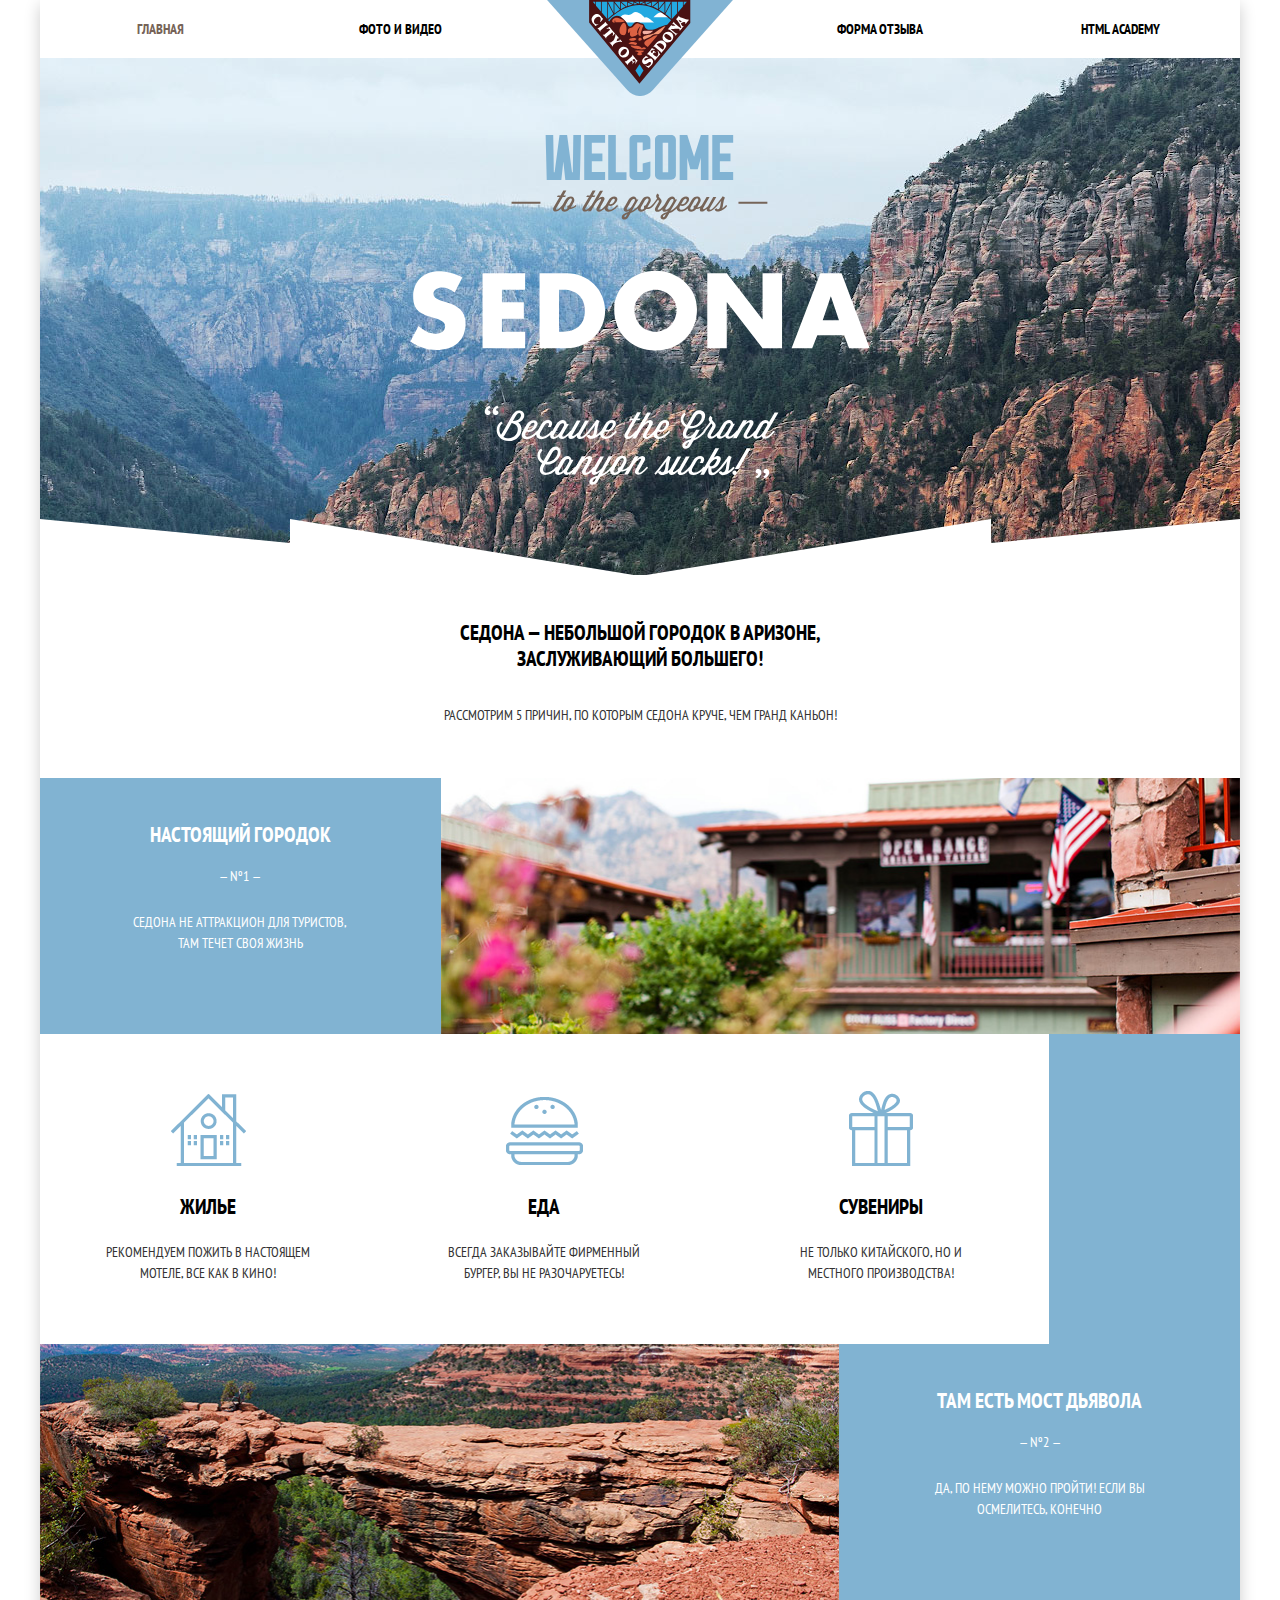
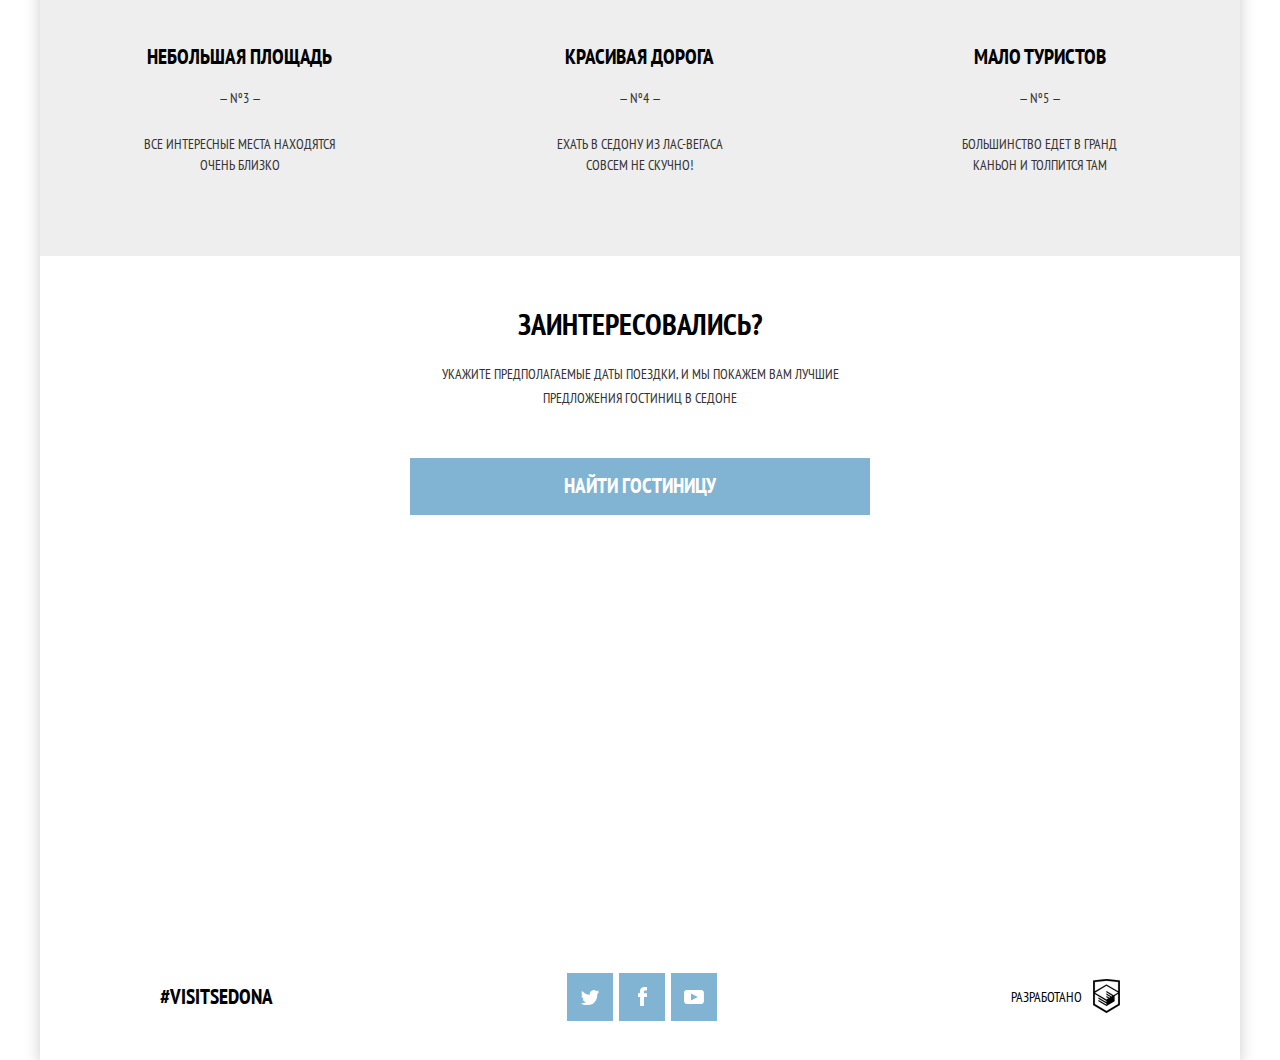
<file: index.html>
<!DOCTYPE html>
<html lang="ru">

<head>
    <meta charset="UTF-8">
    <meta name="viewport" content="width=device-width, initial-scale=1.0">
    <meta http-equiv="X-UA-Compatible" content="ie=edge">
    <title>Sedona</title>
    <link rel="preload" href="fonts/pt-sans-narrow-v11-latin_cyrillic-700.woff2" as="font">
    <link rel="preload" href="fonts/pt-sans-narrow-v11-latin_cyrillic-regular.woff2" as="font">
    <link href="css/normalize.css" rel="stylesheet">
    <link href="css/style.min.css" rel="stylesheet">
</head>

<body class="container">
    <header class="page-header">
        <p class="page-header__logo">
            <picture>
                <source srcset="img/logotype-desktop.svg" media="(min-width: 1200px)">
                <img class="page-header__logo-image" src="img/logotype-mobile.svg" width="102" height="83"
                    alt="Логотип">
            </picture>
        </p>
        <nav class="main-nav main-nav--nojs main-nav--closed">
            <button class="main-nav__toggle" type="button">Открыть меню</button>
            <div class="main-nav__wrapper">
                <ul class="main-nav__list site-list">
                    <li class="site-list__item site-list__item--active">
                        <a>Главная</a>
                    </li>
                    <li class="site-list__item">
                        <a href="photo.html">фото и видео</a>
                    </li>
                    <li class="site-list__item">
                        <a href="form.html">Форма отзыва</a>
                    </li>
                    <li class="site-list__item">
                        <a href="https://htmlacademy.ru/">HTML Academy</a>
                    </li>
                </ul>
            </div>
        </nav>
    </header>
    <main class="page-main">
        <section class="promo page-main__promo">
            <h1 class="visually-hidden">Седона - городок заслуживающий большего</h1>
            <img class="promo__banner" src="img/text-intro.svg" alt="Добро пожаловать в Седону">
        </section>
        <section class="intro page-main__intro">
            <b class="intro__slogan">
                СЕДОНА — небольшой
                городок в АРИЗОНЕ,
                зАСЛУЖИвающий большего!
            </b>
            <p class="intro__text">Рассмотрим 5 причин, по которым Седона круче, чем гранд каньон!</p>
        </section>
        <section class="advantages">
            <div class="advantages__item advantages__item--city">
                <div class="advantages__wrapper advantages__wrapper--city">
                    <h2 class="advantages__title">Настоящий городок</h2>
                    <span class="advantages__number">— Nº1 —</span>
                    <p class="advantages__text">СЕДОНА НЕ АТТРАКЦИОН ДЛЯ ТУРИСТОВ, ТАМ ТЕЧЕТ СВОЯ ЖИЗНЬ</p>
                </div>
                <div class="advantages__picture advantages__picture--city">
                </div>
                <ul class="advantages-list">
                    <li class="advantages-list__item advantages-list__item--hotels">
                        <span class="advantages-list__image advantages-list__image--hotels"></span>
                        <h2 class="advantages-list__title">Жилье</h2>
                        <p class="advantages-list__text">Рекомендуем пожить в настоящем мотеле, все как в кино!</p>
                    </li>
                    <li class="advantages-list__item advantages-list__item--souvenirs">
                        <span class="advantages-list__image advantages-list__image--souvenirs"></span>
                        <h2 class="advantages-list__title">Сувениры</h2>
                        <p class="advantages-list__text">Не только китайского, но и местного производства!</p>
                    </li>
                    <li class="advantages-list__item advantages-list__item--eat">
                        <span class="advantages-list__image advantages-list__image--eat"></span>
                        <h2 class="advantages-list__title">Еда</h2>
                        <p class="advantages-list__text">Всегда заказывайте ФИРМЕННЫЙ БУРГЕР, Вы НЕ разочаруетесь!
                        </p>
                    </li>
                </ul>
            </div>
            <div class="advantages__item advantages__item--brige">
                <div class="advantages__wrapper advantages__wrapper--brige">
                    <h2 class="advantages__title">Там есть мост дьявола</h2>
                    <span class="advantages__number">— Nº2 —</span>
                    <p class="advantages__text">Да, по нему можно пройти! Если вы осмелитесь, конечно</p>
                </div>
                <div class="advantages__picture advantages__picture--bridge">
                </div>
            </div>
            <div class="advantages__item advantages__item--simple advantages__item--size">
                <div class="advantages__wrapper">
                    <h2 class="advantages__title">Небольшая площадь</h2>
                    <span class="advantages__number">— Nº3 —</span>
                    <p class="advantages__text">ВСЕ интересные места находятся очень близко</p>
                </div>
            </div>
            <div class="advantages__item advantages__item--simple advantages__item--road">
                <div class="advantages__wrapper">
                    <h2 class="advantages__title">Красивая дорога</h2>
                    <span class="advantages__number">— Nº4 —</span>
                    <p class="advantages__text">Ехать в Седону из Лас-Вегаса совсем не скучно!</p>
                </div>
            </div>
            <div class="advantages__item advantages__item--simple advantages__item--tourists">
                <div class="advantages__wrapper">
                    <h2 class="advantages__title">Мало туристов</h2>
                    <span class="advantages__number">— Nº5 —</span>
                    <p class="advantages__text">Большинство едет в гранд каньон и толпится там</p>
                </div>
            </div>
        </section>

        <section class="booking">
            <div class="booking__wrapper">
                <h2 class="booking__title">ЗАИНТЕРЕСОВАЛИСЬ?</h2>
                <p class="booking__text">Укажите предполагаемые даты поездки, и мы покажем вам лучшие предложения
                    гостиниц в
                    седоне</p>
                <a class="booking__button button" href="#">Найти гостиницу</a>
            </div>
        </section>

        <section class="map">
            <iframe
                src="https://www.google.com/maps/embed?pb=!1m18!1m12!1m3!1d885319.5505620992!2d-112.09938098014462!3d34.70691906679914!2m3!1f0!2f0!3f0!3m2!1i1024!2i768!4f13.1!3m3!1m2!1s0x872da132f942b00d%3A0x5548c523fa6c8efd!2sSedona%2C%20Arizona%2086336%2C%20EE.%20UU.!5e0!3m2!1ses!2ses!4v1574070444746!5m2!1ses!2ses"
                width="100%" height="100%" frameborder="0" style="border:0;" allowfullscreen=""></iframe>
        </section>
    </main>

    <footer class="page-footer">
        <b class="page-footer__hashtag">#visitsedona</b>
        <ul class="page-footer__list social-list">
            <li class="social-list__item social-list__item--twitter">
                <a href="https://twitter.com/htmlacademy">
                    twitter
                    <svg version="1.1" id="Layer_1" xmlns="http://www.w3.org/2000/svg"
                        xmlns:xlink="http://www.w3.org/1999/xlink" x="0px" y="0px" viewBox="0 0 17.5 14.7"
                        enable-background="new 0 0 17.5 14.7" xml:space="preserve">
                        <g id="W6EeEF_1_">
                            <g>
                                <path d="M11.3,0.2C13-0.3,14.4,0.4,15,1.3c0.7-0.2,1.4-0.5,2.1-0.7c0,0.8-0.5,1.5-0.9,1.7c0.7,0.2,1.3-0.5,1.3-0.5
			c-0.2,1-1,1.7-1.6,2c-0.2,6.6-3.3,11-10.4,10.8c-0.5,0,0.1,0-0.5,0c-0.4,0-4.3-0.4-5-1.8c2.3,0.2,4-0.4,4.8-1.1
			c-1-0.3-2.8-0.5-3.1-2.9C2.1,8.9,2.3,9,3,8.9C1.8,8.1,0.4,7.4,0.5,5.2c0.3,0.3,1.1,0.5,1.4,0.5c-0.7-0.2-2-3.3-0.9-4.8
			c1.9,1.8,3.8,3.5,7.4,3.7C8.5,2.3,9.5,0.8,11.3,0.2z" />
                            </g>
                        </g>
                    </svg>
                </a>
            </li>
            <li class="social-list__item social-list__item--facebook">
                <a href="https://www.facebook.com/htmlacademy">
                    Facebook
                    <svg version="1.1" id="Layer_1" xmlns="http://www.w3.org/2000/svg"
                        xmlns:xlink="http://www.w3.org/1999/xlink" x="0px" y="0px" viewBox="0 0 8.7 18.9"
                        enable-background="new 0 0 8.7 18.9" xml:space="preserve">
                        <path d="M6.3,3.4c0.8,0,1.6,0,2.4,0c0-1.1,0-2.2,0-3.4c-1,0-1.9,0-2.9,0C2.7,0.2,1.5,2.4,1.9,6.1H0v3.5h2c0,3.1,0,6.2,0,9.3
	c1.3,0,2.6,0,3.8,0c0-3.1,0-6.2,0-9.3h2.9V6.1H5.8C5.8,5.1,5.8,3.7,6.3,3.4z" />
                    </svg>
                </a>
            </li>
            <li class="social-list__item social-list__item--youtube">
                <a href="https://www.youtube.com/channel/UChUxTMjJGo-JDRY8pNTGL2g">
                    YouTube
                    <svg version="1.1" id="Layer_1" xmlns="http://www.w3.org/2000/svg"
                        xmlns:xlink="http://www.w3.org/1999/xlink" x="0px" y="0px" viewBox="0 0 20 14"
                        enable-background="new 0 0 20 14" xml:space="preserve">
                        <path d="M17.1,0H2.8C1.3,0,0,1.3,0,2.8v8.3C0,12.7,1.3,14,2.8,14h14.3c1.6,0,2.8-1.3,2.8-2.8V2.8C20,1.3,18.7,0,17.1,0z M7,10.4V3.6
	L13.8,7L7,10.4z" />
                    </svg>
                </a>
            </li>
        </ul>
        <div class="page-footer__copyright copyright">
            <span class="copyright__text">Разработано</span>
            <a class="button copyright__link" href="https://htmlacademy.ru">
                HTML Academy
                <svg version="1.1" id="Layer_1" xmlns="http://www.w3.org/2000/svg"
                    xmlns:xlink="http://www.w3.org/1999/xlink" x="0px" y="0px" viewBox="0 0 154.4 195.3"
                    enable-background="new 0 0 154.4 195.3" xml:space="preserve">
                    <path stroke="#231F20" stroke-miterlimit="10" d="M78,0.6l-0.8-0.1l-76.7,8v140.6l76.7,45.6l76.7-45.6V8.5L78,0.6z M143.9,143.4
	l-66.7,39.7l-66.7-39.7V85.8l66.4,39.5l0.1,7.2l-45.5-27.1l-0.1,7l45.7,27.5l0.1,7.3l-45.7-27.2l-0.1,7l45.7,27.5l46.2-27.6v-7
	l-0.1,0v-2.4v-2.9V97.1l20.6-12.3V143.4z M143.8,77.3l-18.2,10.7l-8.4,5L77,69.2l-0.1,7l34.3,20.4l-0.3,0.2l-0.7,0.4l-4.9,2.9
	L77,83.2l-0.1,7l22.4,13.3l-5.3,3.5l-0.1,0.1L77,97.1l-0.1,7l11.1,6.5l-11.3,6.8l-66-39.3l66.1-39.8v0L143.8,77.3z M143.9,70.4
	l-67-39.5v0l0,0l0,0v0L10.5,70.3V17.6l66.7-7l66.7,7V70.4z" />
                </svg>
            </a>
        </div>
    </footer>
</body>

<script src="js/main-nav.js"></script>

</html>
</file>
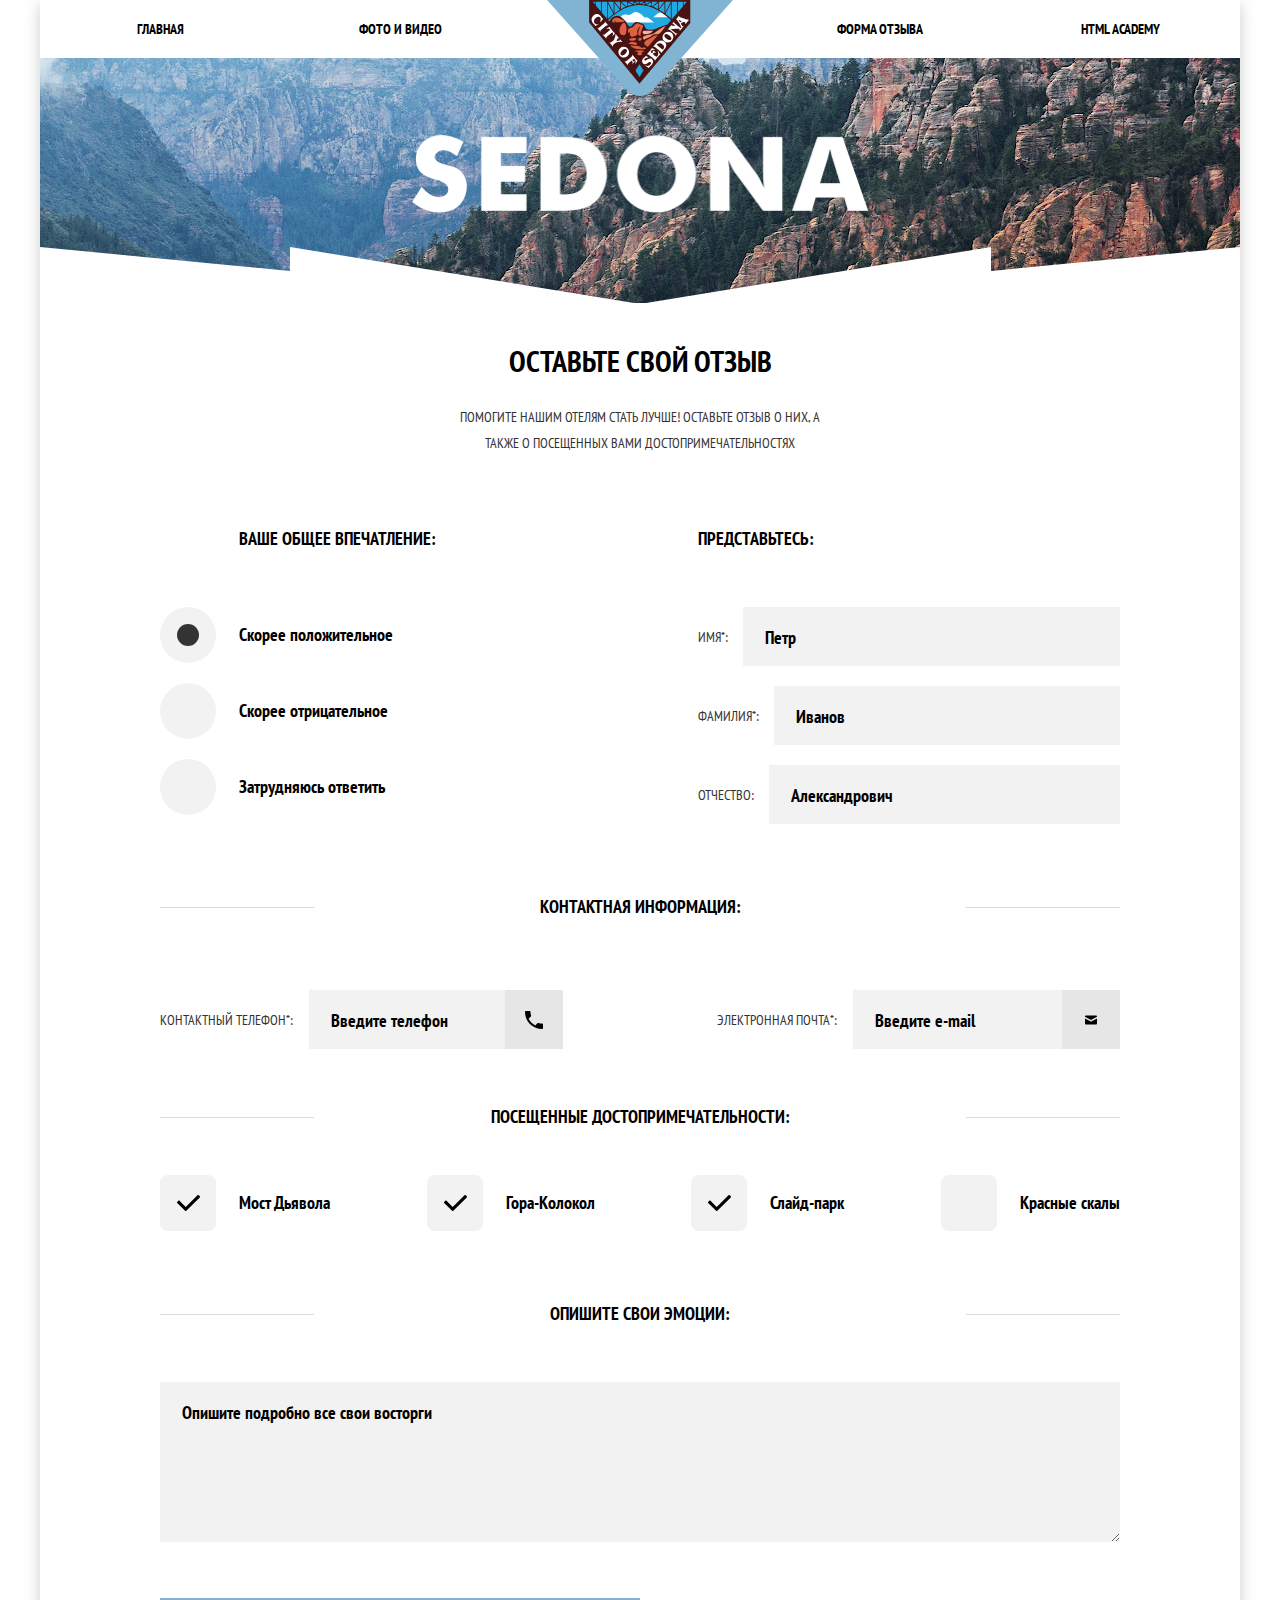
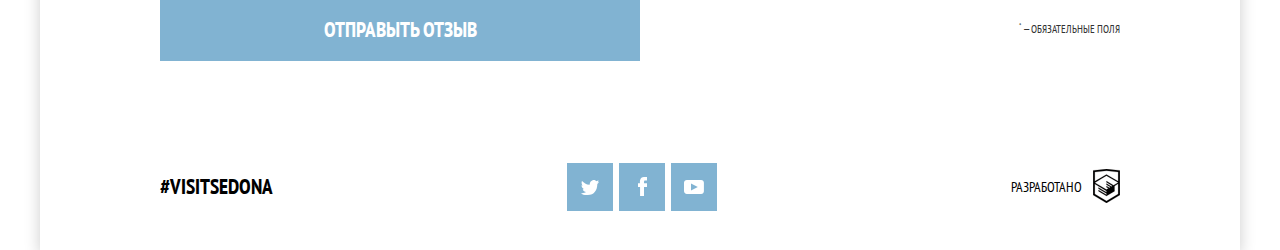
<file: form.html>
<!DOCTYPE html>
<html lang="ru">

<head>
    <meta charset="UTF-8">
    <meta name="viewport" content="width=device-width, initial-scale=1.0">
    <meta http-equiv="X-UA-Compatible" content="ie=edge">
    <title>Sedona - feedback</title>
    <link rel="preload" href="fonts/pt-sans-narrow-v11-latin_cyrillic-700.woff2" as="font">
    <link rel="preload" href="fonts/pt-sans-narrow-v11-latin_cyrillic-regular.woff2" as="font">
    <link href="css/normalize.css" rel="stylesheet">
    <link href="css/style.min.css" rel="stylesheet">
</head>

<body class="container">
    <header class="page-header">
        <p class="page-header__logo">
            <picture>
                <source srcset="img/logotype-desktop.svg" media="(min-width: 1200px)">
                <img class="page-header__logo-image" src="img/logotype-mobile.svg" width="102" height="83"
                    alt="Логотип">
            </picture>
        </p>
        <nav class="main-nav main-nav--nojs main-nav--closed">
            <button class="main-nav__toggle" type="button">Открыть меню</button>
            <div class="main-nav__wrapper">
                <ul class="main-nav__list site-list">
                    <li class="site-list__item">
                        <a href="index.html">Главная</a>
                    </li>
                    <li class="site-list__item">
                        <a href="photo.html">фото и видео</a>
                    </li>
                    <li class="site-list__item">
                        <a>Форма отзыва</a>
                    </li>
                    <li class="site-list__item">
                        <a href="https://htmlacademy.ru/">HTML Academy</a>
                    </li>
                </ul>
            </div>
        </nav>
    </header>

    <main class="page-main--inner">
        <h1 class="visually-hidden">Отзыв о путешествии</h1>

        <section class="promo promo--inner">
            <img class="promo__banner" src="img/Sedona.svg" alt="Добро пожаловать в Седону">
        </section>

        <section class="intro intro--inner">
            <h2 class="intro__slogan">Оставьте свой отзыв</h2>
            <p class="intro__text">Помогите нашим отелям стать лучше! оставьте отзыв о них, а также о посещенных вами
                достопримечательностях</p>
        </section>

        <form class="feedback" method="POST" action="https://echo.htmlacademy.ru">
            <div class="feedback__wrapper">
                <fieldset class="feedback__section feedback__section--name">
                    <legend class="feedback__section-title">Представьтесь:</legend>

                    <div class="feedback__item">
                        <label class="feedback__label" for="firstname">Имя*:</label>
                        <input class="feedback__field" id="firstname" type="text" name="firstname" placeholder="Петр"
                            required>
                    </div>

                    <div class="feedback__item">
                        <label class="feedback__label" for="surname">Фамилия*:</label>
                        <input class="feedback__field" id="surname" type="text" name="surname" placeholder="Иванов"
                            required>
                    </div>

                    <div class="feedback__item">
                        <label class="feedback__label" for="">Отчество:</label>
                        <input class="feedback__field" id="patronymic" type="text" name="patronymic"
                            placeholder="Александрович">
                    </div>
                </fieldset>

                <fieldset class="feedback__section feedback__section--contacts">
                    <legend class="feedback__section-title">Контактная информация:</legend>

                    <div class="feedback__section--contacts-wrapper">
                        <div class="feedback__item feedback__item--contacts feedback__item--tel">
                            <label class="feedback__label" for="phone">Контактный телефон*:</label>
                            <input class="feedback__field" id="phone" type="tel" name="phone"
                                placeholder="Введите телефон" required>
                        </div>

                        <div class="feedback__item feedback__item--contacts feedback__item--mail">
                            <label class="feedback__label" for="e-mail">Электронная почта*:</label>
                            <input class="feedback__field feedback__field--mail" id="e-mail" type="email" name="e-mail"
                                placeholder="Введите e-mail" required>
                        </div>
                    </div>
                </fieldset>

                <fieldset class="feedback__section feedback__section--impression">
                    <legend class="feedback__section-title">ВАше Общее впечатление:</legend>

                    <ul class="feedback__list">
                        <li class="feedback__item">
                            <input class="visually-hidden feedback__field--radio" id="radio1" type="radio"
                                name="impression" value="positive" checked>
                            <label class="feedback__label--radio" for="radio1">Скорее положительное</label>
                        </li>
                        <li class="feedback__item">
                            <input class="visually-hidden feedback__field--radio" id="radio2" type="radio"
                                name="impression" value="negative">
                            <label class="feedback__label--radio" for="radio2">Скорее отрицательное</label>
                        </li>
                        <li class="feedback__item">
                            <input class="visually-hidden feedback__field--radio" id="radio3" type="radio"
                                name="impression" value="no-answer">
                            <label class="feedback__label--radio" for="radio3">Затрудняюсь ответить</label>
                        </li>
                    </ul>
                </fieldset>

                <fieldset class="feedback__section feedback__section--sight">
                    <legend class="feedback__section-title">Посещенные достопримечательности:</legend>

                    <ul class="feedback__list feedback__list--sight">
                        <li class="feedback__item">
                            <input class="visually-hidden feedback__field--checkbox" id="checkbox1" type="checkbox"
                                name="attraction1" value="bridge" checked>
                            <label class="feedback__label--checkbox" for="checkbox1">Мост Дьявола</label>
                        </li>
                        <li class="feedback__item">
                            <input class="visually-hidden feedback__field--checkbox" id="checkbox2" type="checkbox"
                                name="attraction2" value="mount" checked>
                            <label class="feedback__label--checkbox" for="checkbox2">Гора-Колокол</label>
                        </li>
                        <li class="feedback__item">
                            <input class="visually-hidden feedback__field--checkbox" id="checkbox3" type="checkbox"
                                name="attraction3" value="park" checked>
                            <label class="feedback__label--checkbox" for="checkbox3">Слайд-парк</label>
                        </li>
                        <li class="feedback__item">
                            <input class="visually-hidden feedback__field--checkbox" id="checkbox4" type="checkbox"
                                name="attraction4" value="rock">
                            <label class="feedback__label--checkbox" for="checkbox4">Красные скалы</label>
                        </li>
                    </ul>
                </fieldset>

                <fieldset class="feedback__section feedback__section--emotions">
                    <legend class="feedback__section-title">Опишите свои эмоции:</legend>

                    <textarea class="feedback__field feedback__field--textarea" name="emotions"
                        placeholder="Опишите подробно все свои восторги"></textarea>
                </fieldset>

                <small class="feedback__legend feedback__legend--bottom">
                    <sup>*</sup> — обязательные поля
                </small>

                <button class="feedback__button button" type="button">Отправыть отзыв</button>
            </div>
        </form>
    </main>

    <footer class="page-footer">
        <b class="page-footer__hashtag">#visitsedona</b>
        <ul class="page-footer__list social-list">
            <li class="social-list__item social-list__item--twitter">
                <a href="https://twitter.com/htmlacademy">
                    twitter
                    <svg version="1.1" id="Layer_1" xmlns="http://www.w3.org/2000/svg"
                        xmlns:xlink="http://www.w3.org/1999/xlink" x="0px" y="0px" viewBox="0 0 17.5 14.7"
                        enable-background="new 0 0 17.5 14.7" xml:space="preserve">
                        <g id="W6EeEF_1_">
                            <g>
                                <path d="M11.3,0.2C13-0.3,14.4,0.4,15,1.3c0.7-0.2,1.4-0.5,2.1-0.7c0,0.8-0.5,1.5-0.9,1.7c0.7,0.2,1.3-0.5,1.3-0.5
                    c-0.2,1-1,1.7-1.6,2c-0.2,6.6-3.3,11-10.4,10.8c-0.5,0,0.1,0-0.5,0c-0.4,0-4.3-0.4-5-1.8c2.3,0.2,4-0.4,4.8-1.1
                    c-1-0.3-2.8-0.5-3.1-2.9C2.1,8.9,2.3,9,3,8.9C1.8,8.1,0.4,7.4,0.5,5.2c0.3,0.3,1.1,0.5,1.4,0.5c-0.7-0.2-2-3.3-0.9-4.8
                    c1.9,1.8,3.8,3.5,7.4,3.7C8.5,2.3,9.5,0.8,11.3,0.2z" />
                            </g>
                        </g>
                    </svg>
                </a>
            </li>
            <li class="social-list__item social-list__item--facebook">
                <a href="https://www.facebook.com/htmlacademy">
                    Facebook
                    <svg version="1.1" id="Layer_1" xmlns="http://www.w3.org/2000/svg"
                        xmlns:xlink="http://www.w3.org/1999/xlink" x="0px" y="0px" viewBox="0 0 8.7 18.9"
                        enable-background="new 0 0 8.7 18.9" xml:space="preserve">
                        <path d="M6.3,3.4c0.8,0,1.6,0,2.4,0c0-1.1,0-2.2,0-3.4c-1,0-1.9,0-2.9,0C2.7,0.2,1.5,2.4,1.9,6.1H0v3.5h2c0,3.1,0,6.2,0,9.3
            c1.3,0,2.6,0,3.8,0c0-3.1,0-6.2,0-9.3h2.9V6.1H5.8C5.8,5.1,5.8,3.7,6.3,3.4z" />
                    </svg>
                </a>
            </li>
            <li class="social-list__item social-list__item--youtube">
                <a href="https://www.youtube.com/channel/UChUxTMjJGo-JDRY8pNTGL2g">
                    YouTube
                    <svg version="1.1" id="Layer_1" xmlns="http://www.w3.org/2000/svg"
                        xmlns:xlink="http://www.w3.org/1999/xlink" x="0px" y="0px" viewBox="0 0 20 14"
                        enable-background="new 0 0 20 14" xml:space="preserve">
                        <path d="M17.1,0H2.8C1.3,0,0,1.3,0,2.8v8.3C0,12.7,1.3,14,2.8,14h14.3c1.6,0,2.8-1.3,2.8-2.8V2.8C20,1.3,18.7,0,17.1,0z M7,10.4V3.6
            L13.8,7L7,10.4z" />
                    </svg>
                </a>
            </li>
        </ul>
        <div class="page-footer__copyright copyright">
            <span class="copyright__text">Разработано</span>
            <a class="button copyright__link" href="https://htmlacademy.ru">
                HTML Academy
                <svg version="1.1" id="Layer_1" xmlns="http://www.w3.org/2000/svg"
                    xmlns:xlink="http://www.w3.org/1999/xlink" x="0px" y="0px" viewBox="0 0 154.4 195.3"
                    enable-background="new 0 0 154.4 195.3" xml:space="preserve">
                    <path stroke="#231F20" stroke-miterlimit="10" d="M78,0.6l-0.8-0.1l-76.7,8v140.6l76.7,45.6l76.7-45.6V8.5L78,0.6z M143.9,143.4
            l-66.7,39.7l-66.7-39.7V85.8l66.4,39.5l0.1,7.2l-45.5-27.1l-0.1,7l45.7,27.5l0.1,7.3l-45.7-27.2l-0.1,7l45.7,27.5l46.2-27.6v-7
            l-0.1,0v-2.4v-2.9V97.1l20.6-12.3V143.4z M143.8,77.3l-18.2,10.7l-8.4,5L77,69.2l-0.1,7l34.3,20.4l-0.3,0.2l-0.7,0.4l-4.9,2.9
            L77,83.2l-0.1,7l22.4,13.3l-5.3,3.5l-0.1,0.1L77,97.1l-0.1,7l11.1,6.5l-11.3,6.8l-66-39.3l66.1-39.8v0L143.8,77.3z M143.9,70.4
            l-67-39.5v0l0,0l0,0v0L10.5,70.3V17.6l66.7-7l66.7,7V70.4z" />
                </svg>
            </a>
        </div>
    </footer>

</body>

<script src="js/main-nav.js"></script>

</html>
</file>
<file: css/style.min.css>
@font-face{font-family:'PT Sans Narrow';font-style:normal;font-weight:400;src:local('PT Sans Narrow'),local('PTSans-Narrow'),url(../fonts/pt-sans-narrow-v11-latin_cyrillic-regular.woff2) format('woff2'),url(../fonts/pt-sans-narrow-v11-latin_cyrillic-regular.woff) format('woff')}@font-face{font-family:'PT Sans Narrow';font-style:normal;font-weight:700;src:local('PT Sans Narrow Bold'),local('PTSans-NarrowBold'),url(../fonts/pt-sans-narrow-v11-latin_cyrillic-700.woff2) format('woff2'),url(../fonts/pt-sans-narrow-v11-latin_cyrillic-700.woff) format('woff')}body{min-width:320px;padding:0;margin:0;font-family:'PT Sans Narrow',Arial,sans-serif;font-size:14px;font-weight:400;line-height:21px;color:#333;text-transform:uppercase}.visually-hidden:not(:focus):not(:active),input[type=checkbox].visually-hidden,input[type=radio].visually-hidden{position:absolute;width:1px;height:1px;margin:-1px;border:0;padding:0;white-space:nowrap;-webkit-clip-path:inset(100%);clip-path:inset(100%);clip:rect(0 0 0 0);overflow:hidden}.img{max-width:100%;height:auto}.container{margin:0 auto;position:relative;background-color:#fff;max-width:1200px;box-shadow:0 5px 15px 0 rgba(0,1,1,.2)}h1,h2,h3,p,ul{margin:0;padding:0}.page-header{display:-webkit-box;display:flex;-webkit-box-orient:vertical;-webkit-box-direction:normal;flex-direction:column;position:relative}.page-header__logo{position:absolute;-webkit-box-ordinal-group:3;order:2;top:0;left:50%;height:83px;margin-left:-51px;z-index:1}@media (min-width:1200px){.page-header__logo{height:96px;width:188px;margin-left:-94px}.page-header__logo-image{width:100%;height:100%}}.main-nav{position:relative;width:100%;min-height:55px}.main-nav__toggle{position:absolute;top:250px;right:20px;display:block;width:23px;height:21px;font-size:0;outline:0;border:0;background-color:#fff;cursor:pointer;z-index:20}.main-nav__toggle::before{content:"";position:absolute;top:0;left:0;width:100%;height:4px;background-color:#81b3d2;box-shadow:0 8px 0 0 #81b3d2,0 16px 0 0 #81b3d2}@media (max-width:767px){@-webkit-keyframes show-menu{0%{-webkit-transform:translateY(-100%);transform:translateY(-100%)}to{-webkit-transform:translateY(0);transform:translateY(0)}}@keyframes show-menu{0%{-webkit-transform:translateY(-100%);transform:translateY(-100%)}to{-webkit-transform:translateY(0);transform:translateY(0)}}.main-nav--closed .site-list,.main-nav--opened .main-nav__toggle::before{display:none}.main-nav--closed .main-nav__toggle{top:17px}.main-nav--opened .site-list{position:absolute;display:block;top:0;left:0}.main-nav--opened .main-nav__list{-webkit-animation-name:show-menu;animation-name:show-menu;-webkit-animation-duration:.6s;animation-duration:.6s;-webkit-animation-timing-function:ease-out;animation-timing-function:ease-out}.main-nav--opened .main-nav__toggle{top:17px}.main-nav--opened .main-nav__toggle::after{content:"";position:absolute;top:0;left:0;width:100%;height:100%;background:#81b3d2 url(../img/icon-cross.svg) no-repeat}.main-nav--nojs{z-index:10}.main-nav--nojs .site-list{display:block}.main-nav--nojs .main-nav__toggle{display:none}}@media (min-width:768px){.main-nav__toggle{display:none}}.site-list{margin:0;padding:0;list-style:none;display:none;width:100%;z-index:10}.site-list__item a{display:block;padding-top:18px;padding-bottom:18px;text-decoration:none;font-size:18px;font-weight:700;color:#fff;text-align:center;text-transform:uppercase;background-color:#81b3d2;border-bottom:1px solid #678fa8;border-top:1px solid #9ac2db}.site-list__item a:focus,.site-list__item a:hover{background-color:#669ec0}.site-list__item a:active{color:#94b9d2;background-color:#5496bd}.site-list__item:first-child a{border-top:none}.site-list__item:last-child a{border-bottom:none}@media (min-width:768px){.site-list{display:-webkit-box;display:flex}.site-list__item{flex-basis:20%}.site-list__item a{padding-top:16px;padding-bottom:16px;font-size:14px;line-height:26px;color:#000;background-color:#fff;border:0}.site-list__item a:focus,.site-list__item a:hover{color:#81b3d2;background-color:inherit}.site-list__item a:active{background-color:inherit;opacity:.3}.site-list__item--active a{color:#766357;cursor:pointer}.site-list__item--active a:focus,.site-list__item--active a:hover{color:#604e43}.site-list__item:nth-child(2){margin-right:20%}}.promo{position:relative;padding-top:90px;padding-bottom:85px;background:#81b3d2 url(../img/photo-background@1x.jpg) no-repeat center 0;background-size:cover}.promo::after{content:"";position:absolute;bottom:0;left:0;width:100%;height:26px;margin-bottom:-1px;background:url(../img/triangle-mobile.svg) no-repeat 0 0}.promo--inner{padding-top:52px;padding-bottom:68px}.promo__banner{display:block;width:282px;height:214px;margin:0 auto}.promo--inner .promo__banner{height:39px;width:229px}@media (min-width:768px){.promo{padding-top:77px;padding-bottom:90px}.promo::after{height:57px;background-image:url(../img/triangle-tablet.svg)}.promo--inner{background-position:0 -80px}.promo__banner{width:462px;height:350px}.promo--inner .promo__banner{width:457px;height:78px}}@media (min-width:1200px){.promo::after{background-image:url(../img/triangle-desktop.svg)}.promo--inner{background-position:0 -195px}}.intro{position:relative;padding:40px 20px 25px}.intro::after{content:"";position:absolute;bottom:0;left:0;width:100%;height:16px;margin-bottom:-1px;background:url(../img/triangle-mobile-blue.svg) no-repeat 0 0}.intro--inner{padding-bottom:30px}.intro--inner::after{display:none}.intro__slogan,.intro__text{line-height:26px;text-align:center}.intro__slogan{display:block;padding-left:12px;padding-right:12px;margin-bottom:30px;font-size:18px;color:#000}.intro__text{padding-left:20px;padding-right:20px}@media (min-width:768px){.intro{width:84%;max-width:960px;margin:0 auto;padding-top:45px;padding-bottom:50px}.intro::after{display:none}.intro--inner{padding-bottom:70px}.intro__slogan{padding-left:104px;padding-right:104px;font-size:21px}.intro--inner .intro__slogan{font-size:30px}.intro--inner .intro__text{padding-left:150px;padding-right:150px}}@media (min-width:1200px){.intro__slogan{padding-left:260px;padding-right:260px}.intro--inner .intro__text{padding-left:300px;padding-right:300px}}.advantages{background-color:#81b3d2}.advantages__wrapper{padding-left:20px;padding-right:20px}.advantages__item{padding-top:45px}.advantages__title{margin-bottom:18px;font-size:18px;color:#fff;text-align:center}.advantages__number{display:block;margin-bottom:25px;color:#fff;text-align:center}.advantages__text{text-align:center;color:#fff;margin-bottom:45px}.advantages__picture{height:260px;background-position:50% 50%;background-size:cover;background-repeat:no-repeat}.advantages__picture--city{background-image:url(../img/photo-city@1x.jpg)}@media (-webkit-min-device-pixel-ratio:1.5),(min-resolution:144dpi),(min-resolution:1.5dppx){.advantages__picture--city{background-image:url(../img/photo-city@2x.jpg)}}.advantages-list{margin:0;list-style:none;padding:0 20px 42px;background-color:#fff}.advantages-list__item{position:relative;padding-top:40px;padding-left:50px}.advantages-list__image{position:absolute;display:block;top:26px;left:1px}.advantages-list__image--hotels{width:39px;height:37px;background-image:url(../img/icon-house.svg)}.advantages-list__image--souvenirs{width:32px;height:38px;background-image:url(../img/icon-gift.svg)}.advantages-list__image--eat{width:40px;height:35px;background-image:url(../img/icon-burger.svg)}.advantages-list__title{margin-bottom:20px;font-size:18px;line-height:26px;color:#000}.advantages__picture--bridge{background-image:url(../img/photo-bridge@1x.jpg)}@media (-webkit-min-device-pixel-ratio:1.5),(min-resolution:144dpi),(min-resolution:1.5dppx){.advantages__picture--bridge{background-image:url(../img/photo-bridge@2x.jpg)}}.advantages__item--simple{padding-top:30px;padding-bottom:30px;background-color:#eee;border-bottom:1px solid #d6d6d6}.advantages__item--simple:last-child{border-bottom:none}.advantages__item--simple .advantages__title{color:#000}.advantages__item--simple .advantages__number{color:#333}.advantages__item--simple .advantages__text{padding-left:30px;padding-right:30px;margin-bottom:0;color:#333}@media (min-width:768px){.advantages,.advantages__item{display:-webkit-box;display:flex;flex-wrap:wrap}.advantages__item{padding:0}.advantages__wrapper{width:33.4%;height:256px;padding-top:44px;padding-left:6.9%;padding-right:6.9%;box-sizing:border-box}.advantages__title{font-size:21px;line-height:26px}.advantages__picture{width:66.6%;height:auto}.advantages-list{display:-webkit-box;display:flex;padding:0}.advantages-list__item{width:33.3%;padding:160px 6.5% 60px}.advantages-list__item--souvenirs{-webkit-box-ordinal-group:4;order:3}.advantages-list__image{top:60px;left:50%}.advantages-list__image--hotels{width:75px;height:72px;margin-left:-37.5px}.advantages-list__image--souvenirs{top:57px;width:64px;height:75px;margin-left:-32px}.advantages-list__image--eat{top:63px;width:77px;height:68px;margin-left:-38.5px}.advantages-list__title{margin-bottom:22px;font-size:21px;line-height:26px;text-align:center}.advantages-list__text{text-align:center}.advantages__item--brige{width:100%}.advantages__wrapper--brige{-webkit-box-ordinal-group:3;order:2}.advantages__item--simple{width:33.33%;border-bottom:none}.advantages__item--simple .advantages__wrapper{width:auto;padding-left:25%;padding-right:25%}.advantages__item--simple .advantages__text{padding:0}}.booking__wrapper{padding:30px 20px 50px}.booking__title{margin-bottom:25px;line-height:26px;color:#000;text-align:center}.booking__text{padding-left:3%;padding-right:3%;margin-bottom:35px;line-height:24px;text-align:center}.booking__button{display:block;width:100%;padding-top:15px;padding-bottom:16px;font-size:21px;line-height:26px;font-weight:700;color:#fff;text-align:center;text-decoration:none;background-color:#81b3d2;box-sizing:border-box}.booking__button:focus,.booking__button:hover,.social-list__item a:focus,.social-list__item a:hover{background-color:#669ec0}.booking__button:active{background-color:#5496bd;color:#94b9d2}@media (min-width:768px){.booking__wrapper{width:84%;margin:0 auto;padding:55px 95px 58px;box-sizing:border-box}.booking__text{padding-left:25%;padding-right:25%;margin-bottom:48px}.booking__title{font-size:30px}}@media (min-width:1200px){.booking__wrapper{padding-bottom:66px}.booking__button{width:460px;margin:0 auto}}.map{height:350px;width:100%}.page-footer{display:-webkit-box;display:flex;-webkit-box-orient:vertical;-webkit-box-direction:normal;flex-direction:column;-webkit-box-align:center;align-items:center;padding-top:38px;padding-bottom:23px}.page-footer__hashtag{margin-bottom:40px;font-size:21px;line-height:26px;color:#000}.page-footer__copyright{margin-top:40px}@media (min-width:768px){.page-footer{-webkit-box-orient:horizontal;-webkit-box-direction:normal;flex-direction:row;-webkit-box-pack:justify;justify-content:space-between;-webkit-box-align:center;align-items:center;padding-bottom:36px;padding-left:60px;padding-right:60px}.page-footer__wrapper{width:84%;margin:0 auto}.page-footer__copyright{margin-top:0}.page-footer__hashtag{margin-bottom:0}}@media (min-width:1200px){.page-footer{padding-left:120px;padding-right:120px}}.social-list{margin:0;padding:0;list-style:none;display:-webkit-box;display:flex}.social-list__item{margin-right:6px}.social-list__item:last-child{margin-right:0}.social-list__item a{display:block;width:46px;height:48px;font-size:0;text-align:center;background-color:#81b3d2;box-sizing:border-box}.social-list__item a:active{background-color:#5496bd}.social-list__item a:active svg{fill:#88b6d1}.social-list__item svg{fill:#fff}.social-list__item--twitter svg{width:18px;padding-top:17px}.social-list__item--facebook svg{width:9px;padding-top:14px}.social-list__item--youtube svg{width:20px;padding-top:17px}.copyright{display:-webkit-box;display:flex;-webkit-box-align:center;align-items:center}.copyright__text{margin-right:11px;line-height:26px;color:#000}.copyright__link{font-size:0}.copyright__link svg{width:27px;padding-top:10px}.copyright__link svg:focus path,.copyright__link svg:hover path{fill:#81b3d2}.copyright__link svg:active path{fill:#b2b2b2}.gallery__list{margin:0;padding:0;list-style:none;display:-webkit-box;display:flex;flex-wrap:wrap}.gallery__picture{width:100%;padding:22px 20px 20px;border-top:1px solid #e5e5e5}.gallery__picture:last-child{border-bottom:1px solid #e5e5e5}.gallery__image{width:100%}.gallery__info{margin-top:15px}.gallery__title{font-size:14px;line-height:24px;color:#000}.gallery__author{text-transform:none}.gallery__like{display:block;position:relative;padding-left:37px;margin-top:5px;color:#000;font-weight:700;line-height:24px}.gallery__button{padding:0;border:0;font:inherit;color:inherit;background-color:transparent;cursor:pointer;position:absolute;top:0;left:0;width:23px;height:21px}.gallery__button:focus,.gallery__button:hover{-webkit-transform:scale(1.2);transform:scale(1.2);-webkit-transition-duration:.2s;transition-duration:.2s;outline:0}.gallery__button:active{-webkit-transform:scale(1);transform:scale(1);outline:0}@media (min-width:768px){.gallery__wrapper{width:84%;max-width:960px;margin:0 auto}.gallery__picture{border-top:none;width:50%;padding:0 0 15px;background-color:#f2f2f2}.gallery__picture:nth-child(3n){background-color:#eaeaea}.gallery__picture:first-child{width:100%}.gallery__picture:last-child{border-bottom:none}.gallery__info-wrapper{display:-webkit-box;display:flex}.gallery__info{margin-left:20px}.gallery__like{margin-left:auto;margin-right:20px;margin-top:21px}}@media (min-width:1200px){.gallery__picture{position:relative;width:33.33%;padding:0}.gallery__image-wrapper{margin-bottom:-5px}.gallery__info-wrapper{position:absolute;width:100%;bottom:0;left:0;padding-bottom:15px;padding-top:7px;background-color:rgba(0,0,0,.3)}.gallery__author,.gallery__like,.gallery__title{color:#fff}.gallery__button path{fill:#fff}}.presentation{padding-top:37px}.presentation__title{margin-bottom:30px;text-align:center;color:#000}.presentation__text{padding-left:43px;padding-right:43px;text-align:center;line-height:24px}.presentation__videoclip{margin-top:35px;margin-bottom:25px}.presentation__video{width:100%}@media (min-width:768px){.presentation{padding-top:70px}.presentation__wrapper{width:84%;max-width:960px;margin:0 auto}.presentation__title{font-size:30px}}@media (min-width:1200px){.presentation__videoclip{margin-bottom:80px}}.feedback__section{border:0;position:relative;padding:0 6.25%;margin:0 0 5px}.feedback__section::before{content:"";position:absolute;top:0;left:0;width:100%;height:1px;background-color:#e5e5e5}.feedback__section-title{padding-top:20px;margin-bottom:20px;color:#000;font-size:18px;line-height:26px;font-weight:700;text-align:center}.feedback__item{display:-webkit-box;display:flex;flex-wrap:wrap;-webkit-box-align:center;align-items:center;width:100%;margin-bottom:20px}.feedback__label{margin-right:15px;line-height:26px}.feedback__field{-webkit-box-flex:1;flex-grow:1;width:100px;padding:18px 22px 15px;color:#000;font-size:18px;line-height:26px;font-weight:700;border:0;background-color:#f2f2f2;box-sizing:border-box}.feedback__field:hover{background-color:#e5e5e5}.feedback__field:focus{background-color:#fff;border:inset 4px solid #e5e5e5}.feedback__field::-webkit-input-placeholder{color:#000}.feedback__field::-moz-placeholder{color:#000}.feedback__field:-ms-input-placeholder,.feedback__field::-ms-input-placeholder{color:#000}.feedback__field::placeholder{color:#000}.feedback__item--contacts{position:relative}.feedback__item--contacts .feedback__label{width:100%;margin-bottom:8px;margin-left:22px}.feedback__item--contacts .feedback__field{padding-right:60px}.feedback__item--contacts::after{content:"";position:absolute;bottom:0;right:0;height:59px;width:58px;background-color:#e6e6e6;background-position:center;background-repeat:no-repeat}.feedback__item--tel::after{background-image:url(../img/phone.svg);background-size:18px 18px}.feedback__item--mail::after{background-image:url(../img/mail.svg);background-size:12px 16px}.feedback__label--checkbox,.feedback__label--radio{display:block;position:relative;padding-left:79px;color:#000;font-size:18px;line-height:56px;font-weight:700;text-transform:none}.feedback__label--radio::before{border-radius:50%}.feedback__label--checkbox::before,.feedback__label--radio::before{content:"";position:absolute;top:0;left:0;width:56px;height:56px;background-color:#f2f2f2}.feedback__label--checkbox:focus.feedback__label--checkbox::before,.feedback__label--checkbox:focus.feedback__label--radio::before,.feedback__label--checkbox:hover.feedback__label--checkbox::before,.feedback__label--checkbox:hover.feedback__label--radio::before,.feedback__label--radio:focus.feedback__label--checkbox::before,.feedback__label--radio:focus.feedback__label--radio::before,.feedback__label--radio:hover.feedback__label--checkbox::before,.feedback__label--radio:hover.feedback__label--radio::before{background-color:#e5e5e5}.feedback__label--checkbox:active.feedback__label--checkbox::before,.feedback__label--checkbox:active.feedback__label--radio::before,.feedback__label--radio:active.feedback__label--checkbox::before,.feedback__label--radio:active.feedback__label--radio::before{background-color:#d5d5d5}.feedback__field--radio:checked+.feedback__label--radio::after{content:"";position:absolute;top:17px;left:17px;width:22px;height:22px;background-color:#333;border-radius:50%}.feedback__label--radio:active.feedback__label--radio::after{opacity:.3}.feedback__label--checkbox::before{border-radius:8px}.feedback__field--checkbox:checked+.feedback__label--checkbox::after{content:"";position:absolute;top:20px;left:17px;width:24px;height:16px;background-image:url(../img/tick.svg);background-repeat:no-repeat}.feedback__label--checkbox:active.feedback__label--checkbox::after{opacity:.3}.feedback__section--emotions{margin-bottom:40px}.feedback__field--textarea{width:100%;height:160px;box-sizing:border-box}.feedback__button{border:0;font:inherit;cursor:pointer;display:block;width:87.5%;padding:19px 0 18px;margin:0 auto;color:#fff;font-size:21px;line-height:26px;font-weight:700;text-transform:uppercase;background-color:#81b3d2}.feedback__button:focus,.feedback__button:hover{background-color:#669ec0}.feedback__button:active{background-color:#5496bd;color:#94b9d2}.feedback__legend{display:none}@media (min-width:768px){.feedback__wrapper{display:-webkit-box;display:flex;flex-wrap:wrap;width:84%;max-width:960px;margin:0 auto 60px}.feedback__section{width:50%;padding:0;margin:0;box-sizing:border-box}.feedback__section::before{display:none}.feedback__section-title{display:block;position:relative;width:100%;padding:0;margin-bottom:25px}.feedback__section--contacts{width:100%;margin-top:50px}.feedback__section--contacts .feedback__section-title::before{content:"";position:absolute;top:50%;left:0;width:16%;height:1px;background-color:#dbdbdb}.feedback__section--contacts .feedback__section-title::after{content:"";position:absolute;top:50%;right:0;width:16%;height:1px;background-color:#dbdbdb}.feedback__section--sight{width:100%;margin-top:35px}.feedback__section--sight .feedback__section-title{padding-right:183px;padding-left:183px}.feedback__section--sight .feedback__section-title::before{content:"";position:absolute;top:50%;left:0;width:16%;height:1px;background-color:#dbdbdb}.feedback__section--sight .feedback__section-title::after{content:"";position:absolute;top:50%;right:0;width:16%;height:1px;background-color:#dbdbdb}.feedback__section--emotions{width:100%;margin-top:50px;margin-bottom:50px}.feedback__section--emotions .feedback__section-title{margin-bottom:55px}.feedback__section--emotions .feedback__section-title::before{content:"";position:absolute;top:50%;left:0;width:16%;height:1px;background-color:#dbdbdb}.feedback__section--emotions .feedback__section-title::after{content:"";position:absolute;top:50%;right:0;width:16%;height:1px;background-color:#dbdbdb}.feedback__section--name{padding-left:58px}.feedback__section--impression .feedback__section-title,.feedback__section--name .feedback__section-title{text-align:left;margin-bottom:55px}.feedback__section--impression{-webkit-box-ordinal-group:0;order:-1}.feedback__list--sight{display:-webkit-box;display:flex;flex-wrap:wrap;padding-right:12%;padding-left:12%}.feedback__list--sight .feedback__item{width:50%}.feedback__button{width:50%;margin:0}.feedback__legend{display:block;align-self:center;margin-left:auto;-webkit-box-ordinal-group:8;order:7}}@media (min-width:1200px){.feedback__item--contacts{box-sizing:border-box}.feedback__section--contacts-wrapper{display:-webkit-box;display:flex;-webkit-box-pack:justify;justify-content:space-between}.feedback__item--contacts{width:42%}.feedback__item--contacts .feedback__label{width:auto;margin:0 16px 0 0}.feedback__list--sight{-webkit-box-pack:justify;justify-content:space-between;padding:0}.feedback__list--sight .feedback__item{width:auto}.feedback__section--impression .feedback__section-title{margin-left:79px}.feedback__section--contacts .feedback__section-title{margin-bottom:70px}.feedback__section--sight .feedback__section-title{margin-bottom:45px}}
</file>
